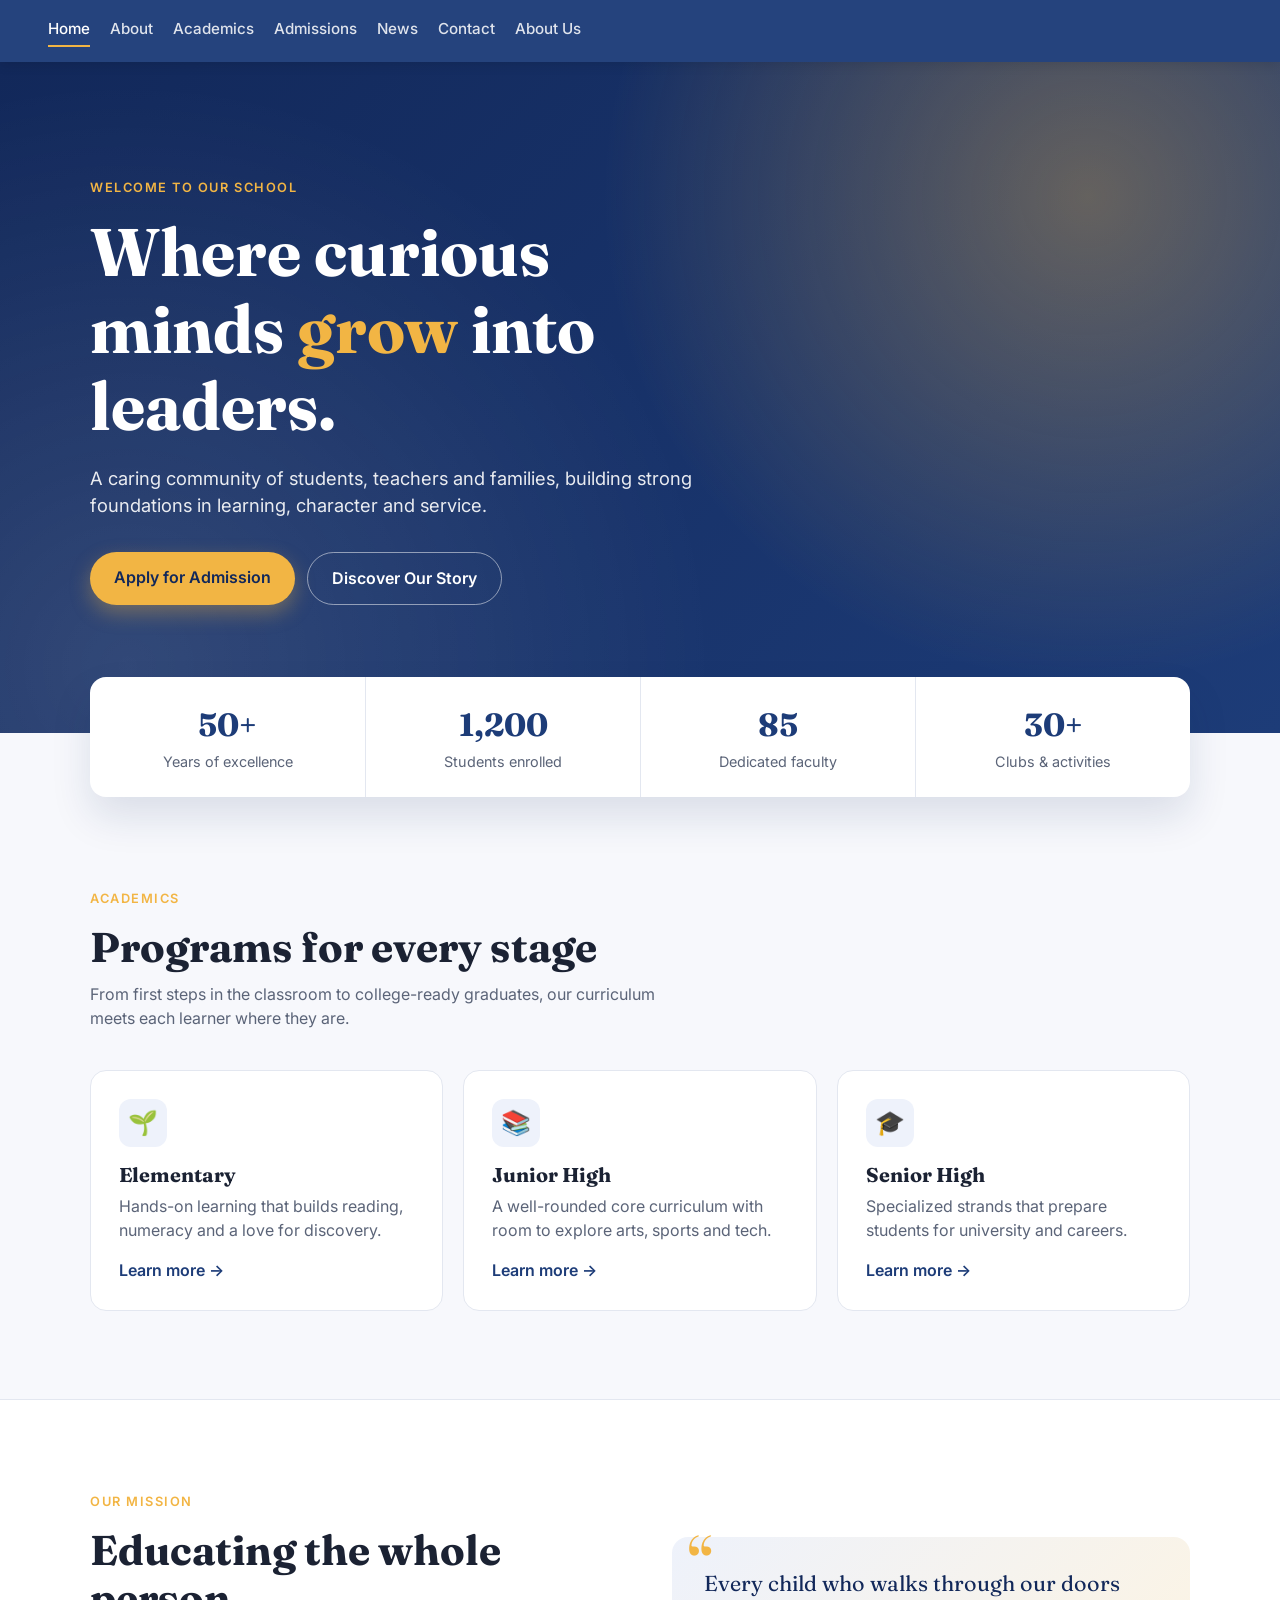
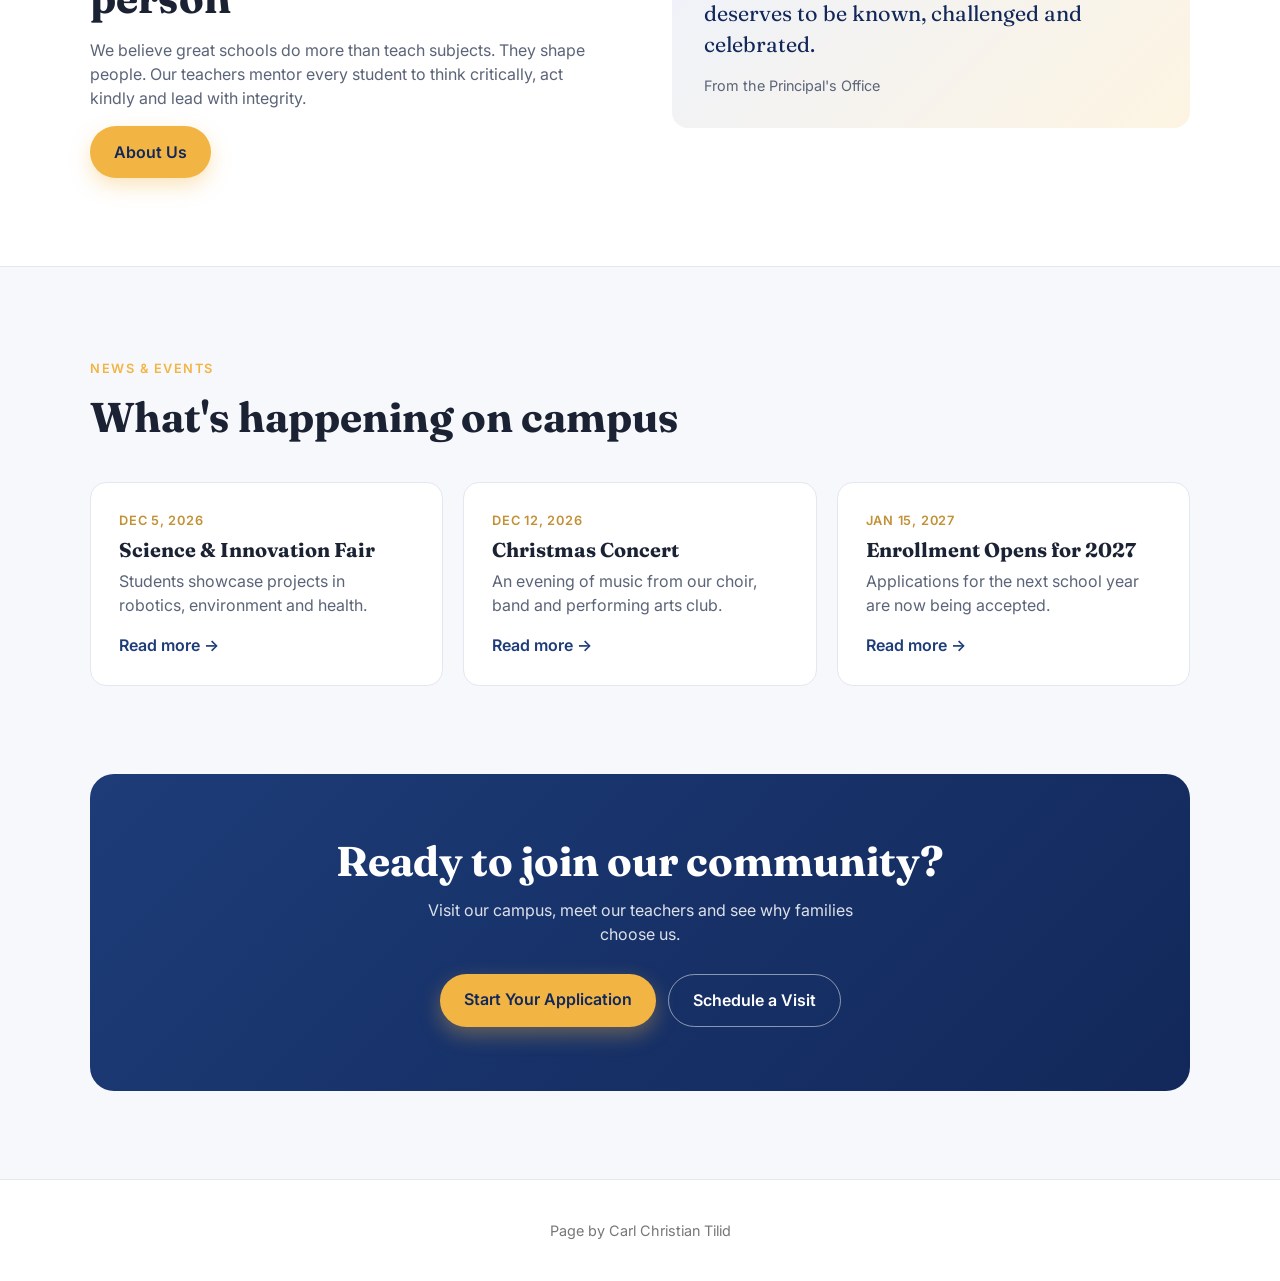
<file: index.html>
<!doctype html>
<html lang="en">
<head>
  <meta charset="utf-8">
  <meta name="viewport" content="width=device-width, initial-scale=1">
  <title>Home · Our School</title>
  <link rel="preconnect" href="https://fonts.googleapis.com">
  <link rel="preconnect" href="https://fonts.gstatic.com" crossorigin>
  <link href="https://fonts.googleapis.com/css2?family=Fraunces:opsz,wght@9..144,600;9..144,700&family=Inter:wght@400;500;600&display=swap" rel="stylesheet">
  <link rel="stylesheet" href="css/style.css">
  <style>
    /* Page-specific styles for home.html (shared styles live in css/style.css) */
    :root {
      --navy: #1d3c78;
      --navy-deep: #12285a;
      --gold: #f2b544;
      --ink: #1b2233;
      --muted: #5b6478;
      --paper: #f7f8fc;
      --card: #ffffff;
      --line: #e3e7f0;
      --radius: 16px;
    }

    body {
      font-family: "Inter", system-ui, sans-serif;
      color: var(--ink);
      background: var(--paper);
    }

    h1, h2, h3 { font-family: "Fraunces", Georgia, serif; line-height: 1.15; margin: 0; }

    /* Nav */
    nav {
      position: sticky; top: 0; z-index: 10;
      display: flex; flex-wrap: wrap; align-items: center; gap: .25rem 1.25rem;
      padding: .9rem clamp(1rem, 4vw, 3rem);
      background: rgba(29, 60, 120, .96);
      backdrop-filter: blur(8px);
      box-shadow: 0 2px 12px rgba(0, 0, 0, .12);
    }
    nav a {
      margin: 0; font-weight: 500; font-size: .95rem;
      opacity: .85; padding: .25rem 0;
      border-bottom: 2px solid transparent;
      transition: opacity .2s, border-color .2s;
    }
    nav a:hover, nav a[aria-current="page"] { opacity: 1; border-color: var(--gold); }

    main { max-width: none; margin: 0; padding: 0; }

    .wrap { max-width: 1100px; margin: 0 auto; padding: 0 clamp(1rem, 4vw, 2rem); }

    /* Hero */
    .hero {
      position: relative; overflow: hidden;
      color: #fff;
      background:
        radial-gradient(circle at 85% 20%, rgba(242, 181, 68, .35), transparent 40%),
        radial-gradient(circle at 10% 90%, rgba(255, 255, 255, .12), transparent 45%),
        linear-gradient(135deg, var(--navy-deep), var(--navy));
      padding: clamp(4rem, 10vw, 7rem) 0 clamp(5rem, 11vw, 8rem);
    }
    .eyebrow {
      display: inline-block; font-size: .8rem; font-weight: 600;
      letter-spacing: .12em; text-transform: uppercase;
      color: var(--gold);
      margin-bottom: 1rem;
    }
    .hero h1 { font-size: clamp(2.4rem, 6vw, 4.2rem); max-width: 14ch; }
    .hero h1 em { font-style: normal; color: var(--gold); }
    .hero p { max-width: 52ch; font-size: 1.15rem; opacity: .9; margin: 1.25rem 0 2rem; }

    .btns { display: flex; flex-wrap: wrap; gap: .75rem; }
    .btn {
      display: inline-block; padding: .85rem 1.5rem; border-radius: 999px;
      font-weight: 600; text-decoration: none;
      transition: transform .2s, box-shadow .2s, background .2s;
    }
    .btn:hover { transform: translateY(-2px); }
    .btn-gold { background: var(--gold); color: var(--navy-deep); box-shadow: 0 8px 20px rgba(242, 181, 68, .35); }
    .btn-ghost { color: #fff; border: 1.5px solid rgba(255, 255, 255, .5); }
    .btn-ghost:hover { background: rgba(255, 255, 255, .1); }

    /* Stats strip */
    .stats {
      display: grid; grid-template-columns: repeat(4, 1fr);
      background: var(--card); border-radius: var(--radius);
      box-shadow: 0 20px 40px rgba(18, 40, 90, .12);
      margin-top: -3.5rem; position: relative;
    }
    .stat { padding: 1.5rem; text-align: center; border-left: 1px solid var(--line); }
    .stat:first-child { border-left: 0; }
    .stat strong { display: block; font-family: "Fraunces", serif; font-size: 2rem; color: var(--navy); }
    .stat span { color: var(--muted); font-size: .9rem; }

    /* Sections */
    section { padding: clamp(3.5rem, 8vw, 5.5rem) 0; }
    .section-head { margin-bottom: 2.5rem; max-width: 60ch; }
    .section-head h2 { font-size: clamp(1.8rem, 4vw, 2.6rem); margin-bottom: .6rem; }
    .section-head p { color: var(--muted); margin: 0; }

    .grid { display: grid; gap: 1.25rem; grid-template-columns: repeat(auto-fit, minmax(240px, 1fr)); }

    .card {
      background: var(--card); border: 1px solid var(--line); border-radius: var(--radius);
      padding: 1.75rem; transition: transform .25s, box-shadow .25s;
    }
    .card:hover { transform: translateY(-4px); box-shadow: 0 16px 32px rgba(18, 40, 90, .1); }
    .card .icon {
      width: 48px; height: 48px; border-radius: 12px;
      display: grid; place-items: center; font-size: 1.5rem;
      background: #eef2fb; margin-bottom: 1rem;
    }
    .card h3 { font-size: 1.25rem; margin-bottom: .5rem; }
    .card p { color: var(--muted); margin: 0 0 1rem; }
    .card a { color: var(--navy); font-weight: 600; text-decoration: none; }
    .card a:hover { text-decoration: underline; }

    /* Welcome / quote */
    .welcome { background: var(--card); border-block: 1px solid var(--line); }
    .welcome .wrap { display: grid; grid-template-columns: 1fr 1fr; gap: clamp(2rem, 5vw, 4rem); align-items: center; }
    .welcome h2 { font-size: clamp(1.8rem, 4vw, 2.6rem); margin-bottom: 1rem; }
    .welcome p { color: var(--muted); }
    blockquote {
      margin: 0; padding: 2rem; border-radius: var(--radius);
      background: linear-gradient(135deg, #eef2fb, #fdf4e2);
      font-family: "Fraunces", serif; font-size: 1.35rem; line-height: 1.4; color: var(--navy-deep);
      position: relative;
    }
    blockquote::before {
      content: "\201C"; position: absolute; top: -.6rem; left: 1rem;
      font-size: 5rem; color: var(--gold); line-height: 1;
    }
    blockquote cite { display: block; margin-top: 1rem; font-family: "Inter", sans-serif; font-size: .9rem; font-style: normal; color: var(--muted); }

    /* News */
    .news-item { display: flex; flex-direction: column; }
    .news-item time {
      font-size: .8rem; font-weight: 600; letter-spacing: .06em; text-transform: uppercase;
      color: var(--gold); filter: brightness(.8); margin-bottom: .5rem;
    }
    .news-item p { flex: 1; }

    /* CTA */
    .cta {
      text-align: center; color: #fff; border-radius: 24px;
      padding: clamp(2.5rem, 6vw, 4rem) 1.5rem;
      background: linear-gradient(135deg, var(--navy), var(--navy-deep));
    }
    .cta h2 { font-size: clamp(1.8rem, 4vw, 2.6rem); margin-bottom: .75rem; }
    .cta p { opacity: .85; margin: 0 auto 1.75rem; max-width: 48ch; }
    .cta .btns { justify-content: center; }

    footer { padding: 2.5rem 1rem; border-top: 1px solid var(--line); background: var(--card); }

    @media (max-width: 760px) {
      .stats { grid-template-columns: repeat(2, 1fr); }
      .stat:nth-child(3) { border-left: 0; }
      .stat:nth-child(n+3) { border-top: 1px solid var(--line); }
      .welcome .wrap { grid-template-columns: 1fr; }
    }

    @media (prefers-reduced-motion: reduce) {
      * { transition: none !important; }
    }
  </style>
</head>
<body>
  <nav>
    <a href="index.html" aria-current="page">Home</a>
    <a href="about.html">About</a>
    <a href="academics.html">Academics</a>
    <a href="admissions.html">Admissions</a>
    <a href="news.html">News</a>
    <a href="contact.html">Contact</a>
    <a href="about.html">About Us</a>
  </nav>

  <main>
    <header class="hero">
      <div class="wrap">
        <span class="eyebrow">Welcome to Our School</span>
        <h1>Where curious minds <em>grow</em> into leaders.</h1>
        <p>A caring community of students, teachers and families, building strong foundations in learning, character and service.</p>
        <div class="btns">
          <a class="btn btn-gold" href="admissions.html">Apply for Admission</a>
          <a class="btn btn-ghost" href="about.html">Discover Our Story</a>
        </div>
      </div>
    </header>

    <div class="wrap">
      <div class="stats">
        <div class="stat"><strong>50+</strong><span>Years of excellence</span></div>
        <div class="stat"><strong>1,200</strong><span>Students enrolled</span></div>
        <div class="stat"><strong>85</strong><span>Dedicated faculty</span></div>
        <div class="stat"><strong>30+</strong><span>Clubs &amp; activities</span></div>
      </div>
    </div>

    <section>
      <div class="wrap">
        <div class="section-head">
          <span class="eyebrow">Academics</span>
          <h2>Programs for every stage</h2>
          <p>From first steps in the classroom to college-ready graduates, our curriculum meets each learner where they are.</p>
        </div>
        <div class="grid">
          <article class="card">
            <div class="icon" aria-hidden="true">🌱</div>
            <h3>Elementary</h3>
            <p>Hands-on learning that builds reading, numeracy and a love for discovery.</p>
            <a href="academics.html">Learn more →</a>
          </article>
          <article class="card">
            <div class="icon" aria-hidden="true">📚</div>
            <h3>Junior High</h3>
            <p>A well-rounded core curriculum with room to explore arts, sports and tech.</p>
            <a href="academics.html">Learn more →</a>
          </article>
          <article class="card">
            <div class="icon" aria-hidden="true">🎓</div>
            <h3>Senior High</h3>
            <p>Specialized strands that prepare students for university and careers.</p>
            <a href="academics.html">Learn more →</a>
          </article>
        </div>
      </div>
    </section>

    <section class="welcome">
      <div class="wrap">
        <div>
          <span class="eyebrow">Our Mission</span>
          <h2>Educating the whole person</h2>
          <p>We believe great schools do more than teach subjects. They shape people. Our teachers mentor every student to think critically, act kindly and lead with integrity.</p>
          <a class="btn btn-gold" href="about.html">About Us</a>
        </div>
        <blockquote>
          Every child who walks through our doors deserves to be known, challenged and celebrated.
          <cite>From the Principal's Office</cite>
        </blockquote>
      </div>
    </section>

    <section>
      <div class="wrap">
        <div class="section-head">
          <span class="eyebrow">News &amp; Events</span>
          <h2>What's happening on campus</h2>
        </div>
        <div class="grid">
          <article class="card news-item">
            <time datetime="2026-12-05">Dec 5, 2026</time>
            <h3>Science &amp; Innovation Fair</h3>
            <p>Students showcase projects in robotics, environment and health.</p>
            <a href="news.html">Read more →</a>
          </article>
          <article class="card news-item">
            <time datetime="2026-12-12">Dec 12, 2026</time>
            <h3>Christmas Concert</h3>
            <p>An evening of music from our choir, band and performing arts club.</p>
            <a href="news.html">Read more →</a>
          </article>
          <article class="card news-item">
            <time datetime="2027-01-15">Jan 15, 2027</time>
            <h3>Enrollment Opens for 2027</h3>
            <p>Applications for the next school year are now being accepted.</p>
            <a href="admissions.html">Read more →</a>
          </article>
        </div>
      </div>
    </section>

    <section style="padding-top: 0;">
      <div class="wrap">
        <div class="cta">
          <h2>Ready to join our community?</h2>
          <p>Visit our campus, meet our teachers and see why families choose us.</p>
          <div class="btns">
            <a class="btn btn-gold" href="admissions.html">Start Your Application</a>
            <a class="btn btn-ghost" href="contact.html">Schedule a Visit</a>
          </div>
        </div>
      </div>
    </section>
  </main>

  <footer>Page by Carl Christian Tilid</footer>
</body>
</html>
</file>
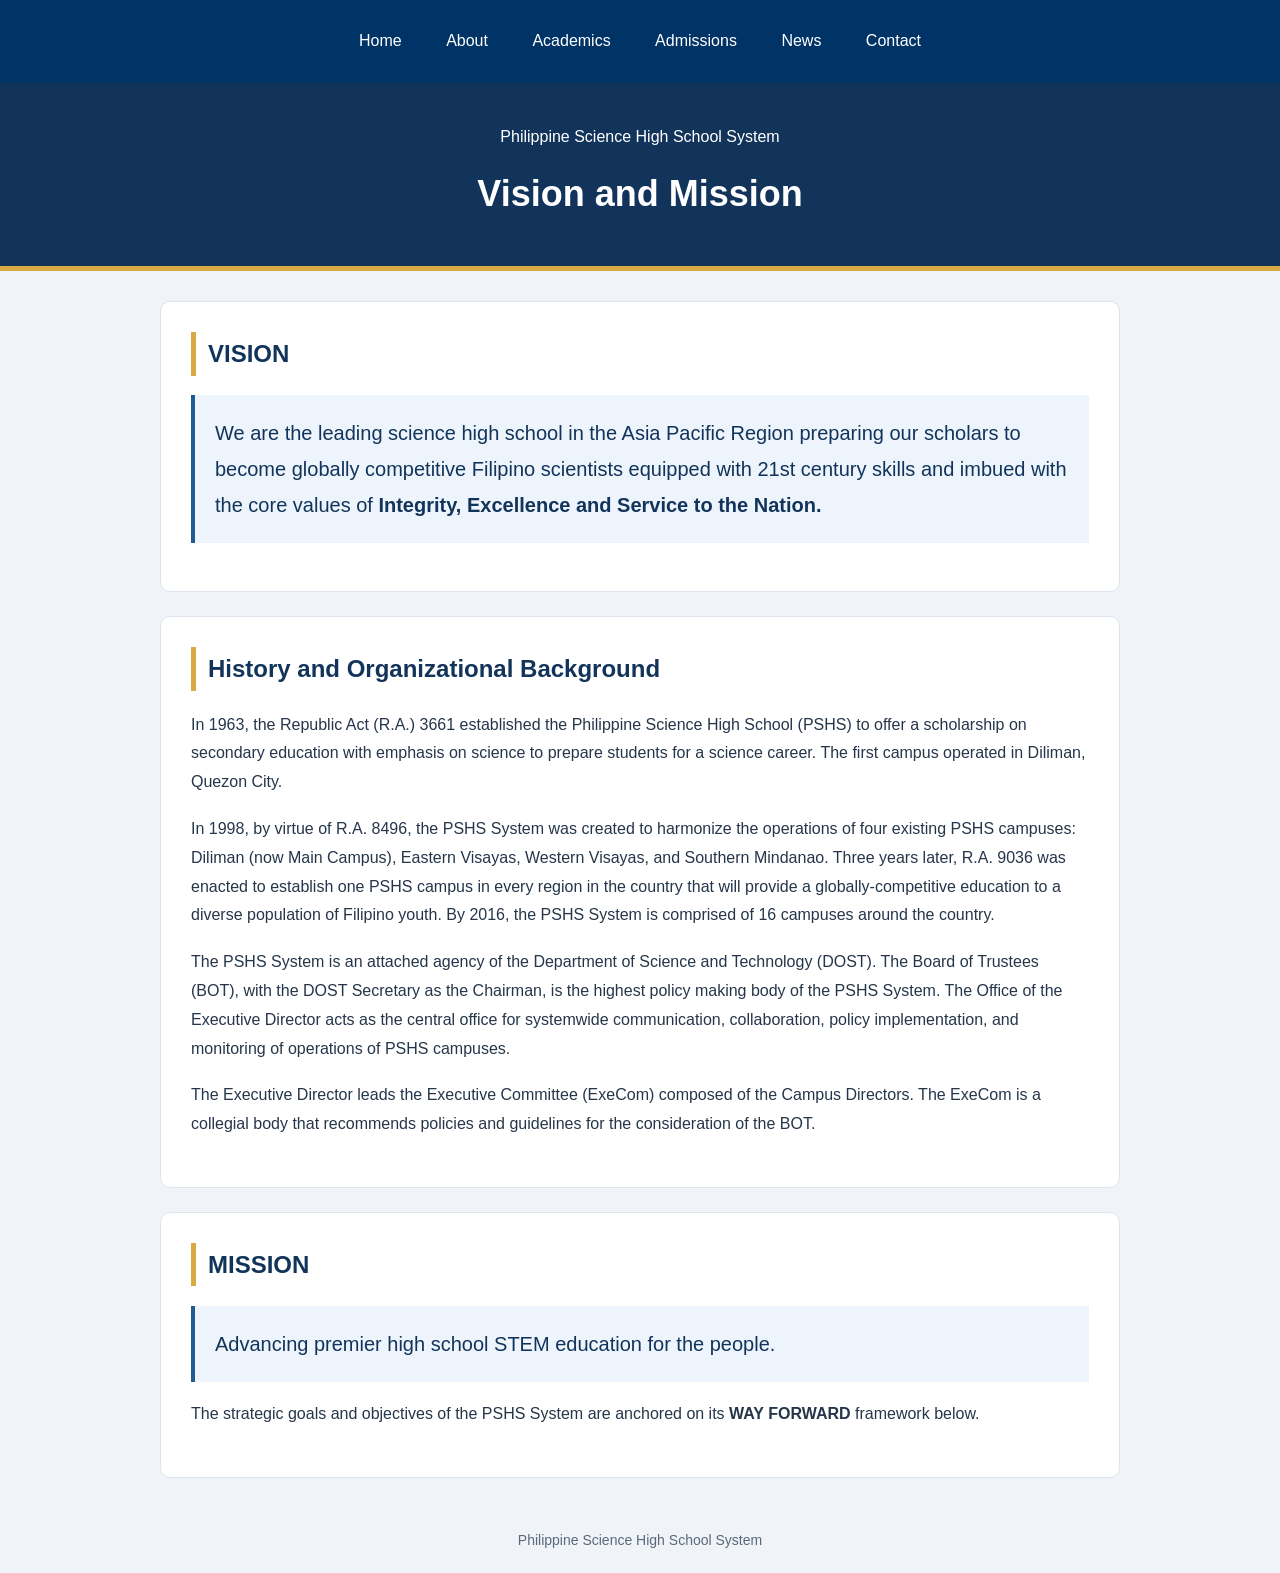
<file: about.html>
<!DOCTYPE html>
<html lang="en">
<head>
    <meta charset="UTF-8">
    <meta name="viewport" content="width=device-width, initial-scale=1.0">
    <title>Vision and Mission | Philippine Science High School System</title>
    <style>
        body {
            margin: 0;
            font-family: Arial, Helvetica, sans-serif;
            font-size: 16px;
            line-height: 1.8;
            color: #26364a;
            background-color: #f0f4f8;
        }

        header {
            background-color: #12345b;
            color: white;
            padding: 40px 20px;
            border-bottom: 5px solid #d9aa43;
            text-align: center;
        }

        header p {
            margin: 0;
        }

        h1 {
            margin: 10px 0 0;
            font-size: 36px;
        }

        main {
            max-width: 960px;
            margin: 30px auto;
            padding: 0 20px;
        }

        section {
            background-color: white;
            padding: 30px;
            margin-bottom: 24px;
            border: 1px solid #dce5ed;
            border-radius: 10px;
        }

        h2 {
            color: #12345b;
            font-size: 24px;
            border-left: 5px solid #d9aa43;
            padding-left: 12px;
            margin-top: 0;
        }

        p {
            margin: 0 0 18px;
        }

        .statement {
            background-color: #edf4fb;
            color: #12345b;
            border-left: 4px solid #205b92;
            padding: 20px;
            font-size: 20px;
        }

        footer {
            text-align: center;
            color: #58697b;
            padding: 20px;
            font-size: 14px;
        }

        @media (max-width: 600px) {
            h1 {
                font-size: 28px;
            }

            section {
                padding: 20px;
            }

            .statement {
                font-size: 18px;
            }
        }

        nav {
        background-color: #003366;
        padding: 15px;
        text-align: center;
        }

        nav a {
        color: white;
        text-decoration: none;
        padding: 12px 20px;
        display: inline-block;
        }

        nav a:hover {
        background-color: #005599;
        border-radius: 5px;
        }
    </style>
</head>
<body>

    <nav>
        <a href="index.html">Home</a>
        <a href="about.html">About</a>
        <a href="academics.html">Academics</a>
        <a href="admissions.html">Admissions</a>
        <a href="news.html">News</a>
        <a href="contact.html">Contact</a>
    </nav>

    <header>
        <p>Philippine Science High School System</p>
        <h1>Vision and Mission</h1>
    </header>

    <main>
        <section>
            <h2>VISION</h2>
            <p class="statement">We are the leading science high school in the Asia Pacific Region preparing our scholars to become globally competitive Filipino scientists equipped with 21st century skills and imbued with the core values of <strong>Integrity, Excellence and Service to the Nation.</strong></p>
        </section>

        <section>
            <h2>History and Organizational Background</h2>
            <p>In 1963, the Republic Act (R.A.) 3661 established the Philippine Science High School (PSHS) to offer a scholarship on secondary education with emphasis on science to prepare students for a science career. The first campus operated in Diliman, Quezon City.</p>
            <p>In 1998, by virtue of R.A. 8496, the PSHS System was created to harmonize the operations of four existing PSHS campuses: Diliman (now Main Campus), Eastern Visayas, Western Visayas, and Southern Mindanao. Three years later, R.A. 9036 was enacted to establish one PSHS campus in every region in the country that will provide a globally-competitive education to a diverse population of Filipino youth. By 2016, the PSHS System is comprised of 16 campuses around the country.</p>
            <p>The PSHS System is an attached agency of the Department of Science and Technology (DOST). The Board of Trustees (BOT), with the DOST Secretary as the Chairman, is the highest policy making body of the PSHS System. The Office of the Executive Director acts as the central office for systemwide communication, collaboration, policy implementation, and monitoring of operations of PSHS campuses.</p>
            <p>The Executive Director leads the Executive Committee (ExeCom) composed of the Campus Directors. The ExeCom is a collegial body that recommends policies and guidelines for the consideration of the BOT.</p>
        </section>

        <section>
            <h2>MISSION</h2>
            <p class="statement">Advancing premier high school STEM education for the people.</p>
            <p>The strategic goals and objectives of the PSHS System are anchored on its <strong>WAY FORWARD</strong> framework below.</p>
        </section>

    </main>

    <footer>Philippine Science High School System</footer>

</body>
</html>
</file>
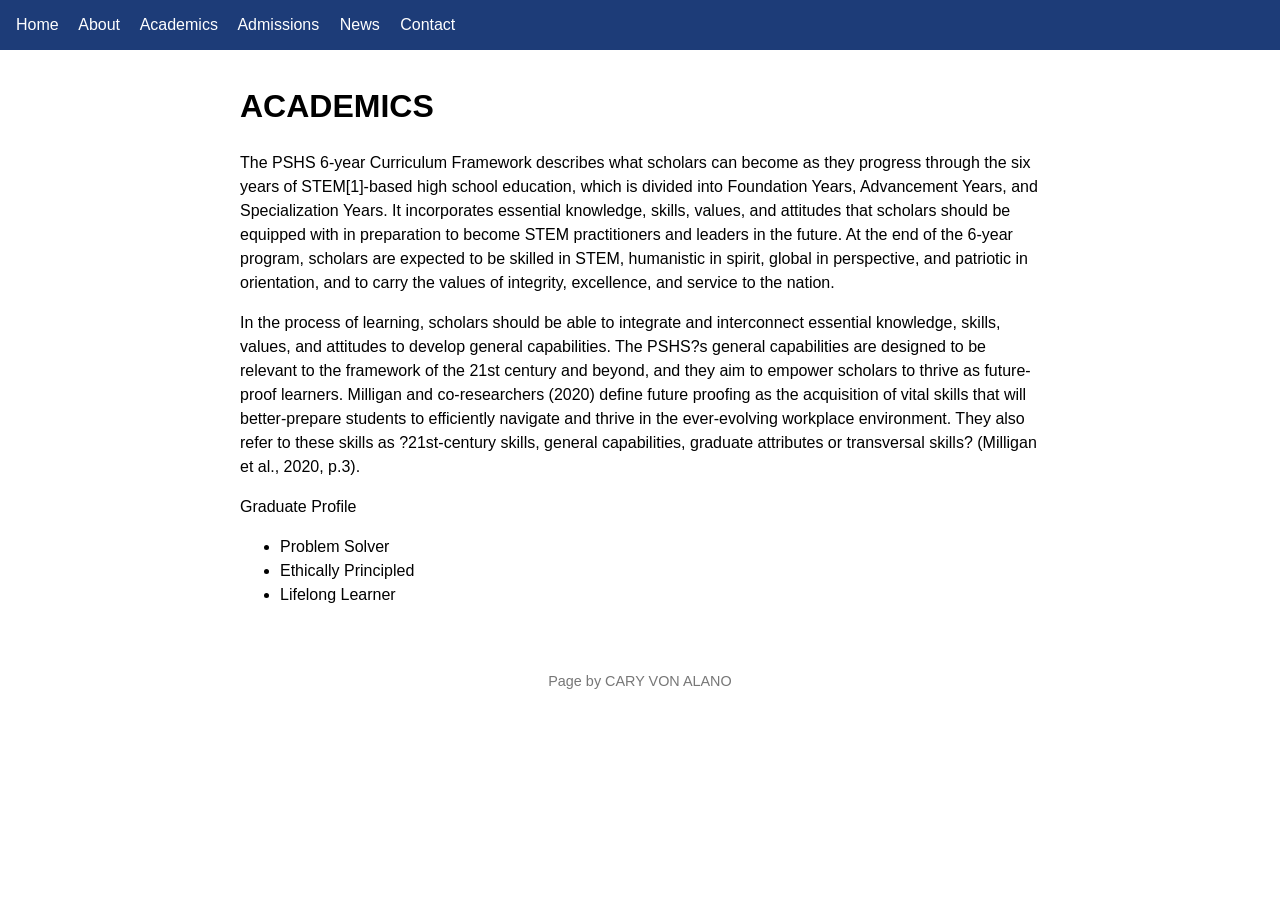
<file: academics.html>
<!doctype html>
<html lang="en">
<head>
  <meta charset="utf-8">
  <meta name="viewport" content="width=device-width, initial-scale=1">
  <title>PAGE TITLE \B7 Our School</title>
  <link rel="stylesheet" href="css/style.css">
</head>
<body>
  <nav>
    <a href="index.html">Home</a>
    <a href="about.html">About</a>
    <a href="academics.html">Academics</a>
    <a href="admissions.html">Admissions</a>
    <a href="news.html">News</a>
    <a href="contact.html">Contact</a>
  </nav>
  <main>
    <h1>ACADEMICS</h1>
    <p>The PSHS 6-year Curriculum Framework describes what scholars can become as they progress through the six years of STEM[1]-based high school education, which is divided into Foundation Years, Advancement Years, and Specialization Years. It incorporates essential knowledge, skills, values, and attitudes that scholars should be equipped with in preparation to become STEM practitioners and leaders in the future. At the end of the 6-year program, scholars are expected to be skilled in STEM, humanistic in spirit, global in perspective, and patriotic in orientation, and to carry the values of integrity, excellence, and service to the nation.</p>
    <p>In the process of learning, scholars should be able to integrate and interconnect essential knowledge, skills, values, and attitudes to develop general capabilities. The PSHS?s general capabilities are designed to be relevant to the framework of the 21st century and beyond, and they aim to empower scholars to thrive as future-proof learners. Milligan and co-researchers (2020) define future proofing as the acquisition of vital skills that will better-prepare students to efficiently navigate and thrive in the ever-evolving workplace environment.  They also refer to these skills as ?21st-century skills, general capabilities, graduate attributes or transversal skills? (Milligan et al., 2020, p.3).  </p> 
    <p>Graduate Profile</p>
    <ul>
       <li>Problem Solver</li>
       <li>Ethically Principled</li>
       <li>Lifelong Learner</li>
    </ul> 
</main>
  <footer>Page by CARY VON ALANO</footer>
</body>
</html>
</file>
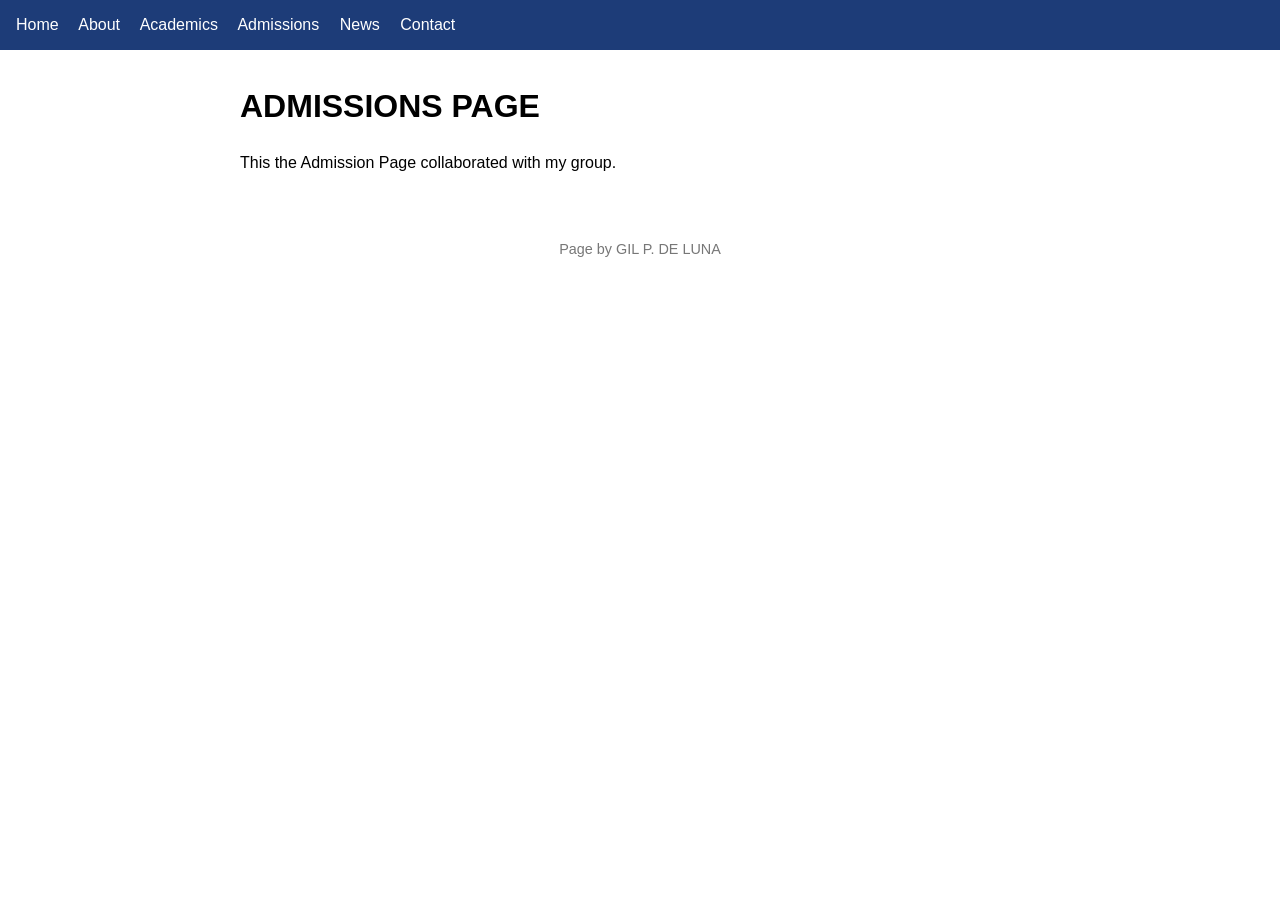
<file: admissions.html>
<!doctype html>
<html lang="en">
<head>
  <meta charset="utf-8">
  <meta name="viewport" content="width=device-width, initial-scale=1">
  <title>PAGE TITLE · Our School</title>
  <link rel="stylesheet" href="css/style.css">
</head>
<body>
  <nav>
    <a href="index.html">Home</a>
    <a href="about.html">About</a>
    <a href="academics.html">Academics</a>
    <a href="admissions.html">Admissions</a>
    <a href="news.html">News</a>
    <a href="contact.html">Contact</a>
  </nav>
  <main>
    <h1>ADMISSIONS PAGE</h1>
    <p>This the Admission Page collaborated with my group.</p>
  </main>
  <footer>Page by GIL P. DE LUNA</footer>
</body>
</html>
</file>
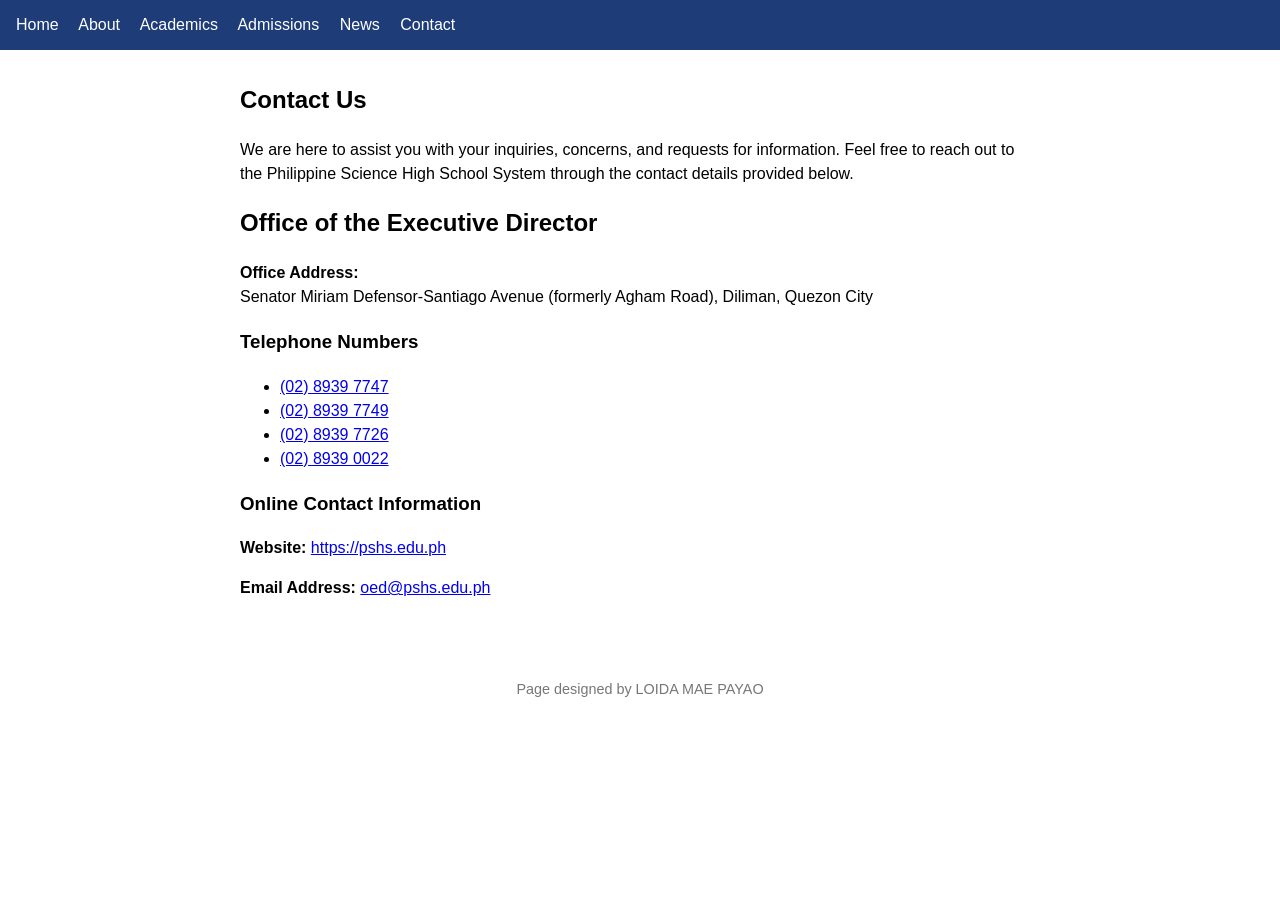
<file: contact.html>
<!DOCTYPE html>
<html lang="en">
<head>
  <meta charset="UTF-8">
  <meta name="viewport" content="width=device-width, initial-scale=1.0">
  <title>Contact Us | Our School</title>
  <link rel="stylesheet" href="css/style.css">
</head>

<body>

  <!-- Navigation -->
  <nav>
    <a href="index.html">Home</a>
    <a href="about.html">About</a>
    <a href="academics.html">Academics</a>
    <a href="admissions.html">Admissions</a>
    <a href="news.html">News</a>
    <a href="contact.html">Contact</a>
  </nav>

  <!-- Main Content -->
  <main>

    <section class="contact-section">

      <h1>Contact Us</h1>

      <p>
        We are here to assist you with your inquiries, concerns, and
        requests for information. Feel free to reach out to the
        Philippine Science High School System through the contact
        details provided below.
      </p>

      <h2>Office of the Executive Director</h2>

      <p>
        <strong>Office Address:</strong><br>
        Senator Miriam Defensor-Santiago Avenue
        (formerly Agham Road), Diliman, Quezon City
      </p>

      <h3>Telephone Numbers</h3>
      <ul>
        <li><a href="tel:+63289397747">(02) 8939 7747</a></li>
        <li><a href="tel:+63289397749">(02) 8939 7749</a></li>
        <li><a href="tel:+63289397726">(02) 8939 7726</a></li>
        <li><a href="tel:+63289390022">(02) 8939 0022</a></li>
      </ul>

      <h3>Online Contact Information</h3>
      <p>
        <strong>Website:</strong>
        <a href="https://pshs.edu.ph" target="_blank" rel="noopener noreferrer">
          https://pshs.edu.ph
        </a>
      </p>

      <p>
        <strong>Email Address:</strong>
        <a href="mailto:oed@pshs.edu.ph">oed@pshs.edu.ph</a>
      </p>

    </section>

  </main>

  <!-- Footer -->
  <footer>
    <p>Page designed by LOIDA MAE PAYAO</p>
  </footer>

</body>
</html>
</file>
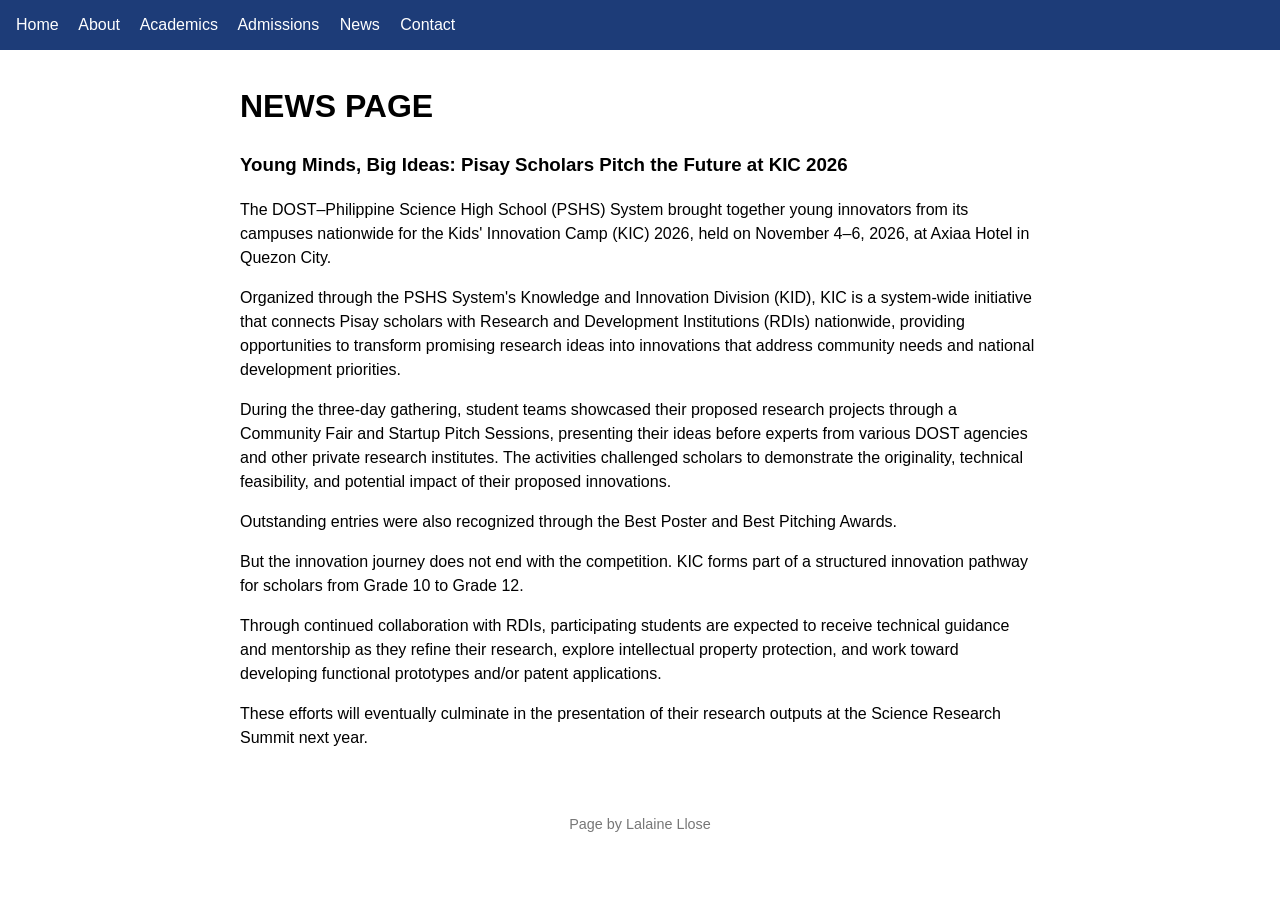
<file: news.html>
<!doctype html>
<html lang="en">
<head>
  <meta charset="utf-8">
  <meta name="viewport" content="width=device-width, initial-scale=1">
  <title>PAGE TITLE · Our School</title>
  <link rel="stylesheet" href="css/style.css">
</head>
<body>
  <nav>
    <a href="index.html">Home</a>
    <a href="about.html">About</a>
    <a href="academics.html">Academics</a>
    <a href="admissions.html">Admissions</a>
    <a href="news.html">News</a>
    <a href="contact.html">Contact</a>
  </nav>
  <main>
    <h1>NEWS PAGE</h1>
    <h3>Young Minds, Big Ideas: Pisay Scholars Pitch the Future at KIC 2026</h3>
    <p>The DOST–Philippine Science High School (PSHS) System brought together young innovators from its campuses nationwide for the Kids' Innovation Camp (KIC) 2026, held on November 4–6, 2026, at Axiaa Hotel in Quezon City.</p>
    <p>Organized through the PSHS System's Knowledge and Innovation Division (KID), KIC is a system-wide initiative that connects Pisay scholars with Research and Development Institutions (RDIs) nationwide, providing opportunities to transform promising research ideas into innovations that address community needs and national development priorities.</p>
    <p>During the three-day gathering, student teams showcased their proposed research projects through a Community Fair and Startup Pitch Sessions, presenting their ideas before experts from various DOST agencies and other private research institutes. The activities challenged scholars to demonstrate the originality, technical feasibility, and potential impact of their proposed innovations.</p>  
    <p>Outstanding entries were also recognized through the Best Poster and Best Pitching Awards.</p>  
    <p>But the innovation journey does not end with the competition. KIC forms part of a structured innovation pathway for scholars from Grade 10 to Grade 12. </p>
    <p>Through continued collaboration with RDIs, participating students are expected to receive technical guidance and mentorship as they refine their research, explore intellectual property protection, and work toward developing functional prototypes and/or patent applications.</p>
    <p>These efforts will eventually culminate in the presentation of their research outputs at the Science Research Summit next year.</p>
  <main>
  <footer>Page by Lalaine Llose</footer>
</body>
</html>
</file>
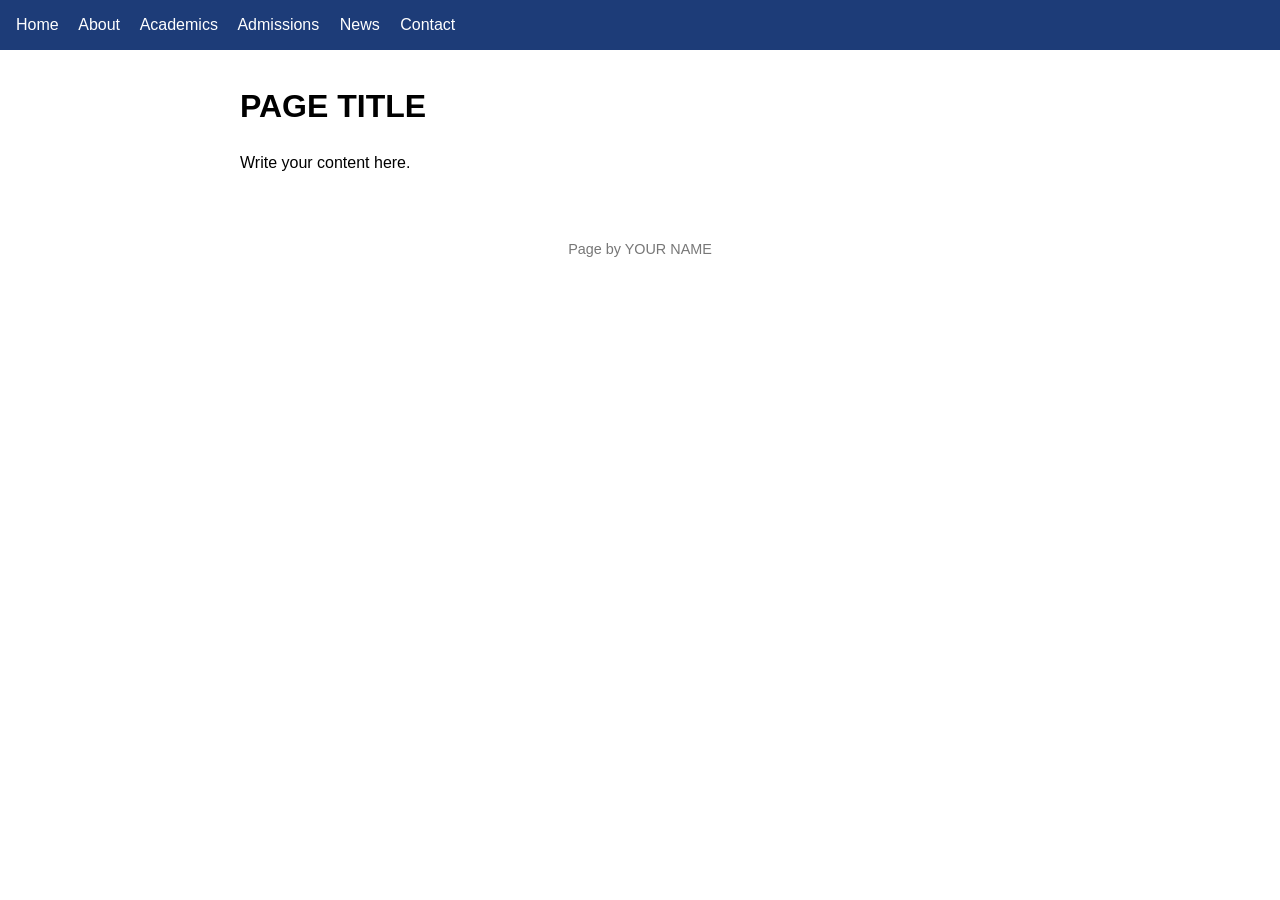
<file: page-template.html>
<!doctype html>
<html lang="en">
<head>
  <meta charset="utf-8">
  <meta name="viewport" content="width=device-width, initial-scale=1">
  <title>PAGE TITLE · Our School</title>
  <link rel="stylesheet" href="css/style.css">
</head>
<body>
  <nav>
    <a href="index.html">Home</a>
    <a href="about.html">About</a>
    <a href="academics.html">Academics</a>
    <a href="admissions.html">Admissions</a>
    <a href="news.html">News</a>
    <a href="contact.html">Contact</a>
  </nav>
  <main>
    <h1>PAGE TITLE</h1>
    <p>Write your content here.</p>
  </main>
  <footer>Page by YOUR NAME</footer>
</body>
</html>
</file>
<file: css/style.css>
body   { font-family: sans-serif; margin: 0; line-height: 1.5; }
nav    { background: #1d3c78; padding: .8rem 1rem; }
nav a  { color: #fff; margin-right: 1rem; text-decoration: none; }
main   { max-width: 800px; margin: 2rem auto; padding: 0 1rem; }
footer { text-align: center; color: #777; padding: 2rem 0; font-size: .9rem; }
</file>
